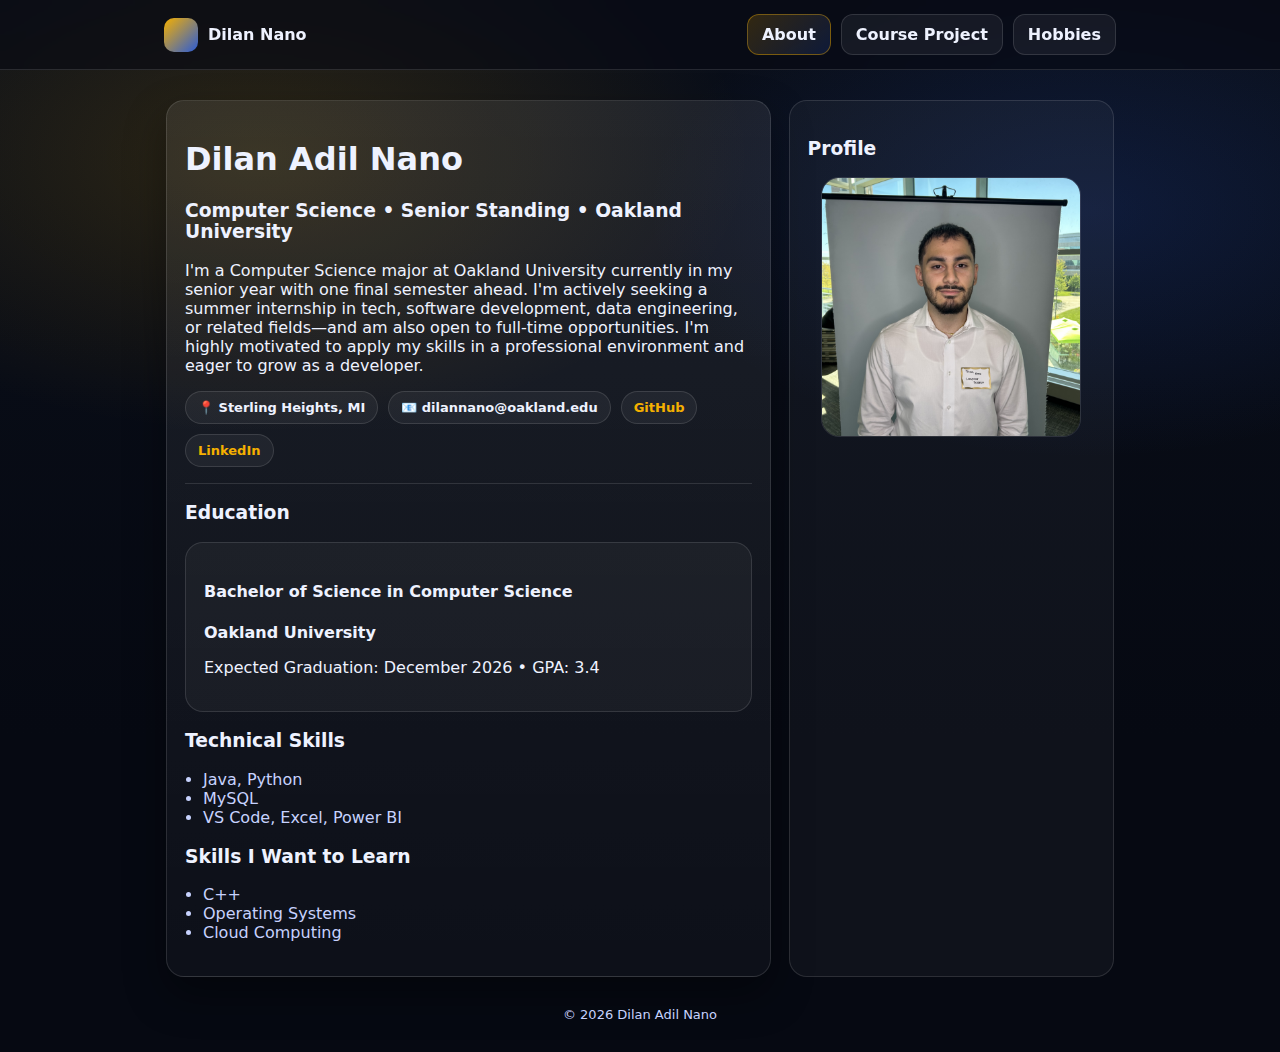
<file: index.html>
<!doctype html>
<html lang="en">
<head>
  <meta charset="utf-8">
  <title>Dilan Adil Nano</title>
  <link rel="stylesheet" href="style.css">
</head>
<body>

<header class="header">
  <nav class="nav">
    <div class="brand">
      <div class="brand-badge"></div>
      Dilan Nano
    </div>
    <div class="nav-links">
      <a class="btn active" href="index.html">About</a>
      <a class="btn" href="courseProject.html">Course Project</a>
      <a class="btn" href="hobbies.html">Hobbies</a>
    </div>
  </nav>
</header>

<main class="container">

<section class="hero">
  <div class="card">
    <h1>Dilan Adil Nano</h1>
    <h3>Computer Science • Senior Standing • Oakland University</h3>

    <p class="muted">
      I'm a Computer Science major at Oakland University currently in my senior year with one final semester ahead. I'm actively seeking a summer internship in tech, software development, data engineering, or related fields—and am also open to full-time opportunities. I'm highly motivated to apply my skills in a professional environment and eager to grow as a developer.
    </p>

    <div class="quick">
      <span class="pill">📍 Sterling Heights, MI</span>
      <span class="pill">📧 dilannano@oakland.edu</span>
      <span class="pill"><a href="https://github.com/dilannano" target="_blank">GitHub</a></span>
      <span class="pill"><a href="https://linkedin.com/in/dilan-nano-1690782aa/" target="_blank">LinkedIn</a></span>
    </div>

    <hr>

    <h3>Education</h3>
    <div class="card panel-lite">
      <h4>Bachelor of Science in Computer Science</h4>
      <p><strong>Oakland University</strong></p>
      <p class="muted">Expected Graduation: December 2026 • GPA: 3.4</p>
    </div>

    <h3>Technical Skills</h3>
    <ul class="list">
      <li>Java, Python</li>
      <li>MySQL</li>
      <li>VS Code, Excel, Power BI</li>
    </ul>

    <h3>Skills I Want to Learn</h3>
    <ul class="list">
      <li>C++</li>
      <li>Operating Systems</li>
      <li>Cloud Computing</li>
    </ul>
  </div>

  <aside class="card panel-lite">
    <h3>Profile</h3>
    <img src="assets/09883a04-af49-4fd5-b242-ade9c8872daa.png"
         alt="Photo of Dilan Adil Nano"
         style="width:100%; max-width:260px; aspect-ratio:1/1;
                object-fit:cover; border-radius:18px;
                border:1px solid rgba(255,255,255,0.12);
                display:block; margin:12px auto;">
  </aside>
</section>

<div class="footer">© 2026 Dilan Adil Nano</div>
</main>

</body>
</html>
</file>
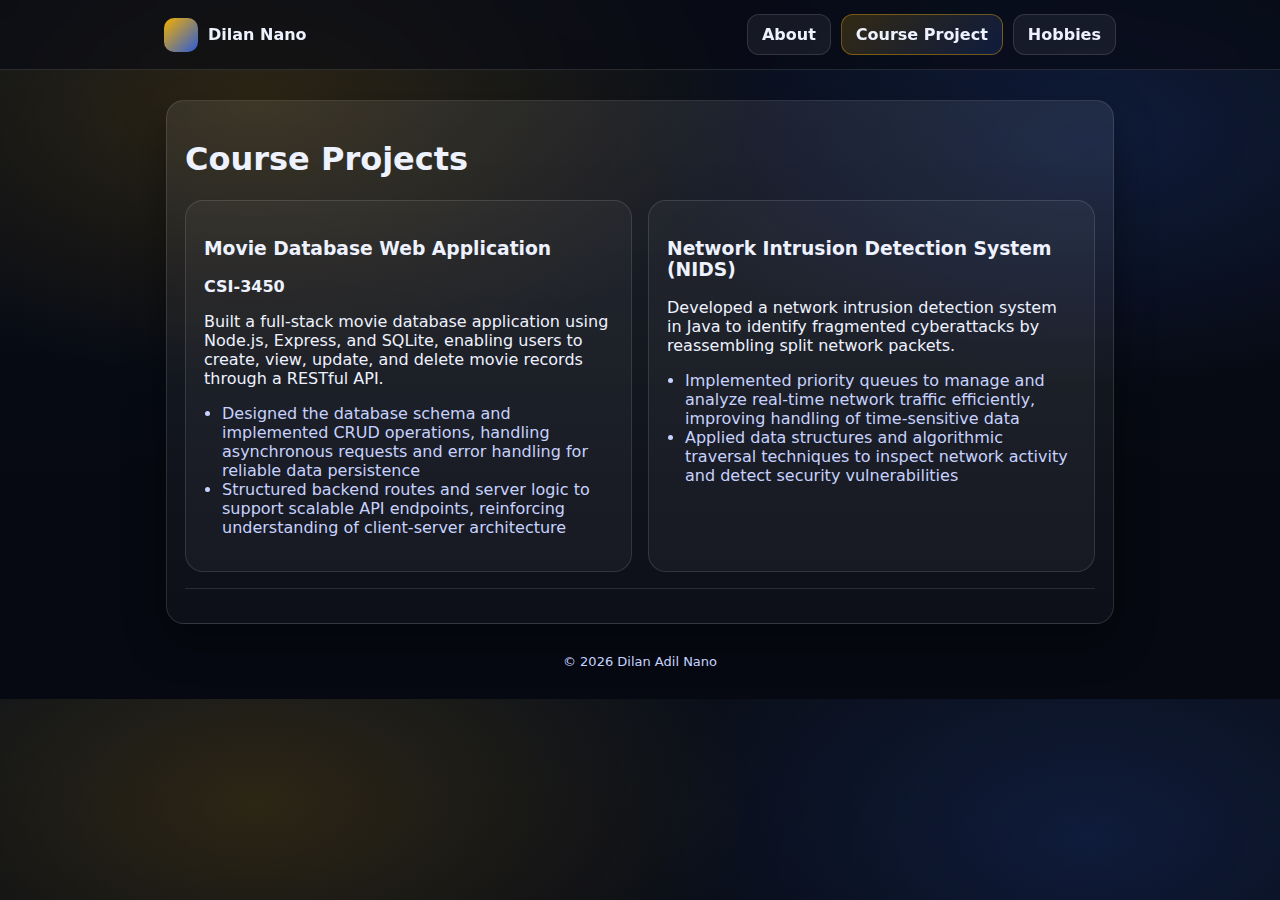
<file: courseProject.html>
<!doctype html>
<html lang="en">
<head>
  <meta charset="utf-8">
  <title>Dilan Nano — Course Project</title>
  <link rel="stylesheet" href="style.css">
</head>
<body>

<header class="header">
  <nav class="nav">
    <div class="brand">
      <div class="brand-badge"></div>
      Dilan Nano
    </div>
    <div class="nav-links">
      <a class="btn" href="index.html">About</a>
      <a class="btn active" href="courseProject.html">Course Project</a>
      <a class="btn" href="hobbies.html">Hobbies</a>
    </div>
  </nav>
</header>

<main class="container">
  <section class="card">
    <h1>Course Projects</h1>

    <div class="grid">
      <div class="card panel-lite">
        <h3>Movie Database Web Application</h3>
        <p class="muted"><strong>CSI-3450</strong></p>
        <p class="muted">Built a full-stack movie database application using Node.js, Express, and SQLite, enabling users to create, view, update, and delete movie records through a RESTful API.</p>
        <ul class="list">
          <li>Designed the database schema and implemented CRUD operations, handling asynchronous requests and error handling for reliable data persistence</li>
          <li>Structured backend routes and server logic to support scalable API endpoints, reinforcing understanding of client-server architecture</li>
        </ul>
      </div>

      <div class="card panel-lite">
        <h3>Network Intrusion Detection System (NIDS)</h3>
        <p class="muted">Developed a network intrusion detection system in Java to identify fragmented cyberattacks by reassembling split network packets.</p>
        <ul class="list">
          <li>Implemented priority queues to manage and analyze real-time network traffic efficiently, improving handling of time-sensitive data</li>
          <li>Applied data structures and algorithmic traversal techniques to inspect network activity and detect security vulnerabilities</li>
        </ul>
      </div>
    </div>

    <hr>
  </section>

  <div class="footer">© 2026 Dilan Adil Nano</div>
</main>

</body>
</html>
</file>
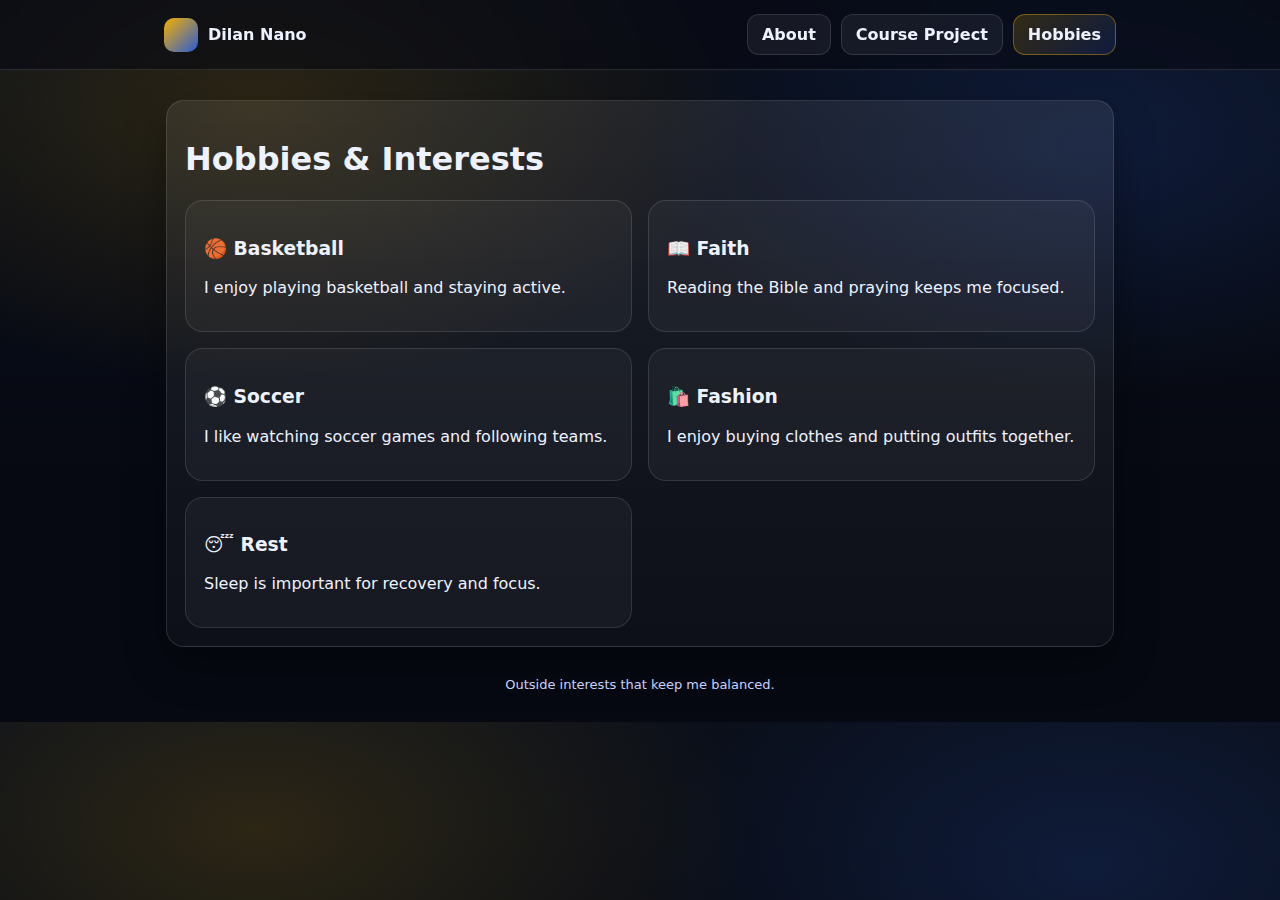
<file: hobbies.html>
<!doctype html>
<html lang="en">
<head>
  <meta charset="utf-8">
  <title>Dilan Nano — Hobbies</title>
  <link rel="stylesheet" href="style.css">
</head>
<body>

<header class="header">
  <nav class="nav">
    <div class="brand">
      <div class="brand-badge"></div>
      Dilan Nano
    </div>
    <div class="nav-links">
      <a class="btn" href="index.html">About</a>
      <a class="btn" href="courseProject.html">Course Project</a>
      <a class="btn active" href="hobbies.html">Hobbies</a>
    </div>
  </nav>
</header>

<main class="container">
  <section class="card">
    <h1>Hobbies & Interests</h1>

    <div class="grid">
      <div class="card panel-lite">
        <h3>🏀 Basketball</h3>
        <p class="muted">I enjoy playing basketball and staying active.</p>
      </div>

      <div class="card panel-lite">
        <h3>📖 Faith</h3>
        <p class="muted">Reading the Bible and praying keeps me focused.</p>
      </div>

      <div class="card panel-lite">
        <h3>⚽ Soccer</h3>
        <p class="muted">I like watching soccer games and following teams.</p>
      </div>

      <div class="card panel-lite">
        <h3>🛍️ Fashion</h3>
        <p class="muted">I enjoy buying clothes and putting outfits together.</p>
      </div>

      <div class="card panel-lite">
        <h3>😴 Rest</h3>
        <p class="muted">Sleep is important for recovery and focus.</p>
      </div>
    </div>
  </section>

  <div class="footer">Outside interests that keep me balanced.</div>
</main>

</body>
</html>
</file>
<file: style.css>
/* ===== Dilan Nano — 3-page resume site (OU colors) ===== */
:root{
  --bg: #0a0f1a;
  --panel: #101a2d;
  --text: #eef2ff;
  --muted: #c7d2fe;

  /* OU color vibe */
  --accent: #f5b000;
  --accent2: #2a5bd7;

  --border: rgba(255,255,255,0.12);
  --shadow: 0 18px 40px rgba(0,0,0,0.38);
  --radius: 18px;
  --max: 980px;
}

*{ box-sizing:border-box; }
body{
  margin:0;
  font-family: system-ui, -apple-system, Segoe UI, Roboto, Arial, sans-serif;
  background:
    radial-gradient(900px 500px at 20% 15%, rgba(245,176,0,0.15), transparent 55%),
    radial-gradient(800px 450px at 85% 20%, rgba(42,91,215,0.18), transparent 55%),
    linear-gradient(180deg, var(--bg), #060912 70%);
  color: var(--text);
}

a{ color: var(--accent); text-decoration:none; }
a:hover{ text-decoration:underline; }

.header{
  position:sticky;
  top:0;
  background: rgba(6,9,18,0.6);
  backdrop-filter: blur(10px);
  border-bottom:1px solid var(--border);
}

.nav{
  max-width: var(--max);
  margin:auto;
  padding:14px;
  display:flex;
  justify-content:space-between;
  align-items:center;
}

.brand{
  display:flex;
  gap:10px;
  align-items:center;
  font-weight:800;
}

.brand-badge{
  width:34px;
  height:34px;
  border-radius:10px;
  background: linear-gradient(135deg, var(--accent), var(--accent2));
}

.nav-links{
  display:flex;
  gap:10px;
}

.btn{
  padding:10px 14px;
  border-radius:12px;
  border:1px solid var(--border);
  background: rgba(255,255,255,0.06);
  color: var(--text);
  font-weight:600;
}

.btn.active{
  background: linear-gradient(135deg, rgba(245,176,0,0.18), rgba(42,91,215,0.18));
  border-color: rgba(245,176,0,0.4);
}

.container{
  max-width: var(--max);
  margin: 30px auto;
  padding: 0 16px;
}

.hero{
  display:grid;
  grid-template-columns: 1.3fr 0.7fr;
  gap:18px;
}

@media(max-width:800px){
  .hero{ grid-template-columns:1fr; }
}

.card{
  background: linear-gradient(180deg, rgba(255,255,255,0.08), rgba(255,255,255,0.03));
  border:1px solid var(--border);
  border-radius: var(--radius);
  padding:18px;
  box-shadow: var(--shadow);
}

.panel-lite{
  background: rgba(255,255,255,0.04);
  box-shadow:none;
}

.grid{
  display:grid;
  grid-template-columns:1fr 1fr;
  gap:16px;
  margin-top:20px;
}

@media(max-width:800px){
  .grid{ grid-template-columns:1fr; }
}

.list{
  padding-left:18px;
  color: var(--muted);
}

.quick{
  display:flex;
  flex-wrap:wrap;
  gap:10px;
  margin-top:10px;
}

.pill{
  padding:8px 12px;
  border-radius:999px;
  border:1px solid var(--border);
  background: rgba(255,255,255,0.05);
  font-size:13px;
  font-weight:600;
}

.footer{
  text-align:center;
  color: var(--muted);
  margin-top:30px;
  font-size:13px;
}

hr{
  border:none;
  border-top:1px solid var(--border);
  margin:16px 0;
}
</file>
